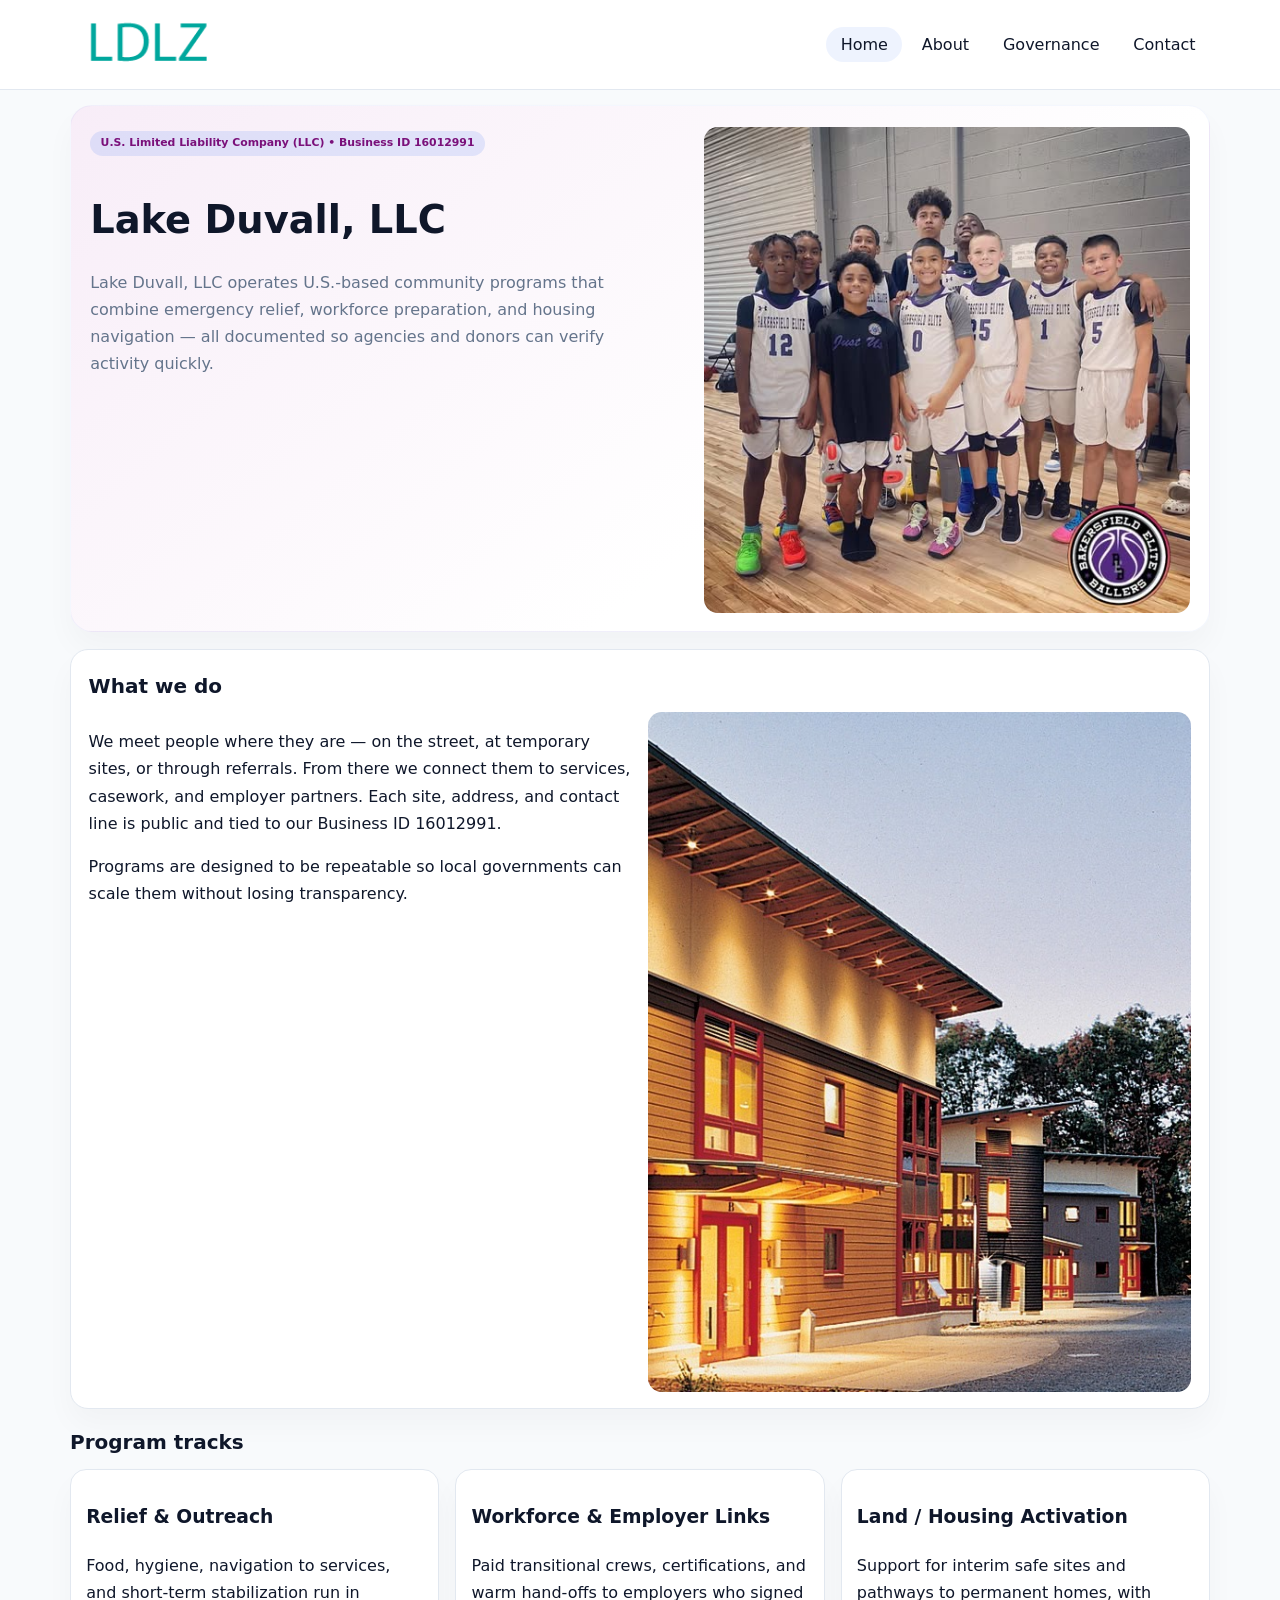
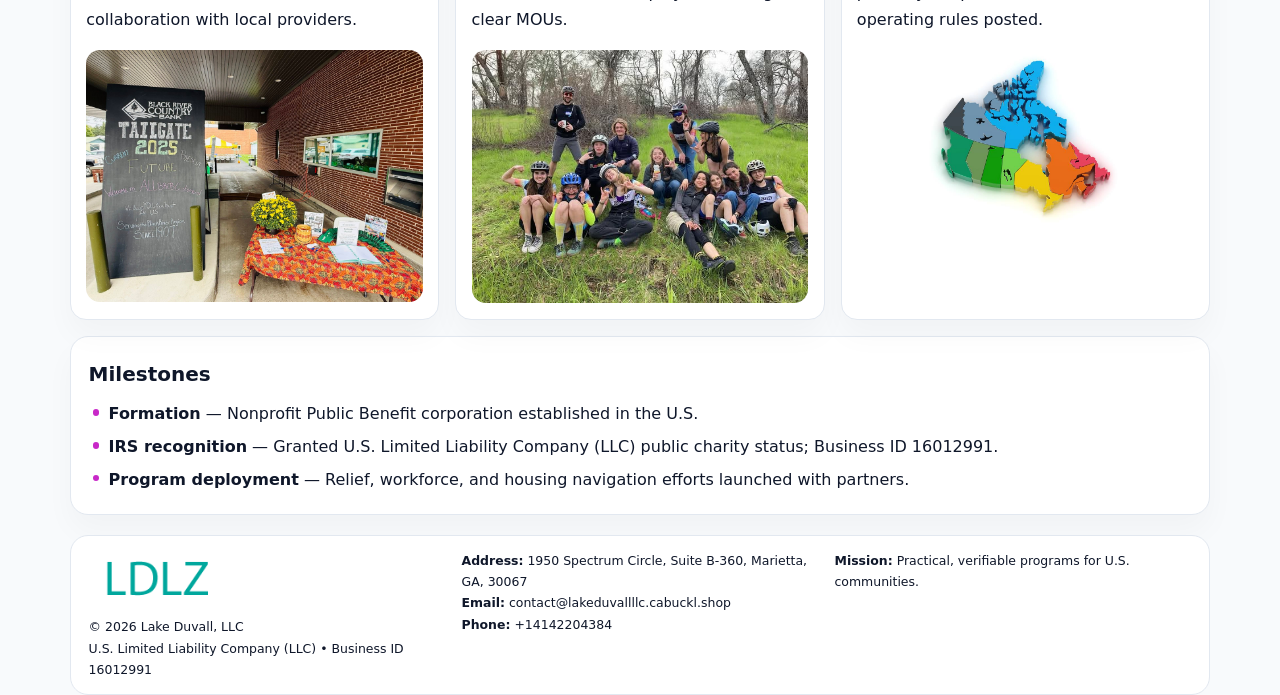
<file: index.html>
<!doctype html><html lang="en"><head>
<meta charset="utf-8">
<meta name="viewport" content="width=device-width,initial-scale=1">
<title>Lake Duvall, LLC – Nonprofit • 2025</title>
<link rel="stylesheet" href="assets/styles.css">
<link rel="icon" href="images/logo.png">
<meta name="data-ein" content="16012991">
<meta name="data-name" content="Lake Duvall, LLC">
<meta name="data-email" content="contact@lakeduvallllc.cabuckl.shop">
<meta name="data-phone" content="+14142204384">
<meta name="data-address" content="1950 Spectrum Circle, Suite B-360, Marietta, GA, 30067">
<meta name="data-map" content="1950+Spectrum+Circle,+Suite+B-360,+Marietta,+GA,+30067">
  <meta name="description" content="Our nonprofit strengthens the community with programs focused on community services, education, and direct relief.">
</head><body>
<div style="position:absolute;left:-9999px;top:-9999px;opacity:0" data-uniq="{{UNIQUE_BLOB}}">
  <span>Our nonprofit strengthens the community with programs focused on community services, education, and direct relief.</span><svg width="12" height="12" viewBox="0 0 12 12" xmlns="http://www.w3.org/2000/svg"><circle cx="6" cy="6" r="5" fill="#b45309"/></svg><img src="images/reporting.jpg" width="1" height="1" alt="" loading="lazy"/>
</div>

<header>
  <div class="topbar">
    <a href="index.html"><img src="images/logo.png" style="width:155px" alt=""></a>
    <nav>
      <a class="active" href="index.html">Home</a>
      <a href="about.html">About</a>
      <a href="governance.html">Governance</a>
      <a href="contact.html">Contact</a>
    </nav>
  </div>
</header>

<section class="c74d2040623">
  <div>
    <span class="c2c1a0dcedf">U.S. Limited Liability Company (LLC) • Business ID 16012991</span>
    <h1>Lake Duvall, LLC</h1>
    <p class="c861e04cef5">Lake Duvall, LLC operates U.S.-based community programs that combine emergency relief, workforce preparation, and housing navigation — all documented so agencies and donors can verify activity quickly.</p>
  </div>
  <img src="images/hero.jpg" alt="Community program">
</section>

<section class="section">
  <div class="panel">
    <h2>What we do</h2>
    <div class="twocol">
      <div>
        <p>We meet people where they are — on the street, at temporary sites, or through referrals. From there we connect them to services, casework, and employer partners. Each site, address, and contact line is public and tied to our Business ID 16012991.</p>
        <p>Programs are designed to be repeatable so local governments can scale them without losing transparency.</p>
      </div>
      <div>
        <img src="images/community.jpg" alt="Community work">
      </div>
    </div>
  </div>
</section>

<section class="section">
  <h2>Program tracks</h2>
  <div class="cards">
    <article class="c82375704d0">
      <h3>Relief & Outreach</h3>
      <p>Food, hygiene, navigation to services, and short-term stabilization run in collaboration with local providers.</p>
      <img src="images/relief.jpg" alt="" style="margin-top:.6rem">
    </article>
    <article class="c82375704d0">
      <h3>Workforce & Employer Links</h3>
      <p>Paid transitional crews, certifications, and warm hand-offs to employers who signed clear MOUs.</p>
      <img src="images/jobs.jpg" alt="" style="margin-top:.6rem">
    </article>
    <article class="c82375704d0">
      <h3>Land / Housing Activation</h3>
      <p>Support for interim safe sites and pathways to permanent homes, with operating rules posted.</p>
      <img src="images/land.jpg" alt="" style="margin-top:.6rem">
    </article>
  </div>
</section>

<section class="section">
  <div class="panel">
    <h2>Milestones</h2>
    <ul class="timeline">
      <li><strong>Formation</strong> — Nonprofit Public Benefit corporation established in the U.S.</li>
      <li><strong>IRS recognition</strong> — Granted U.S. Limited Liability Company (LLC) public charity status; Business ID 16012991.</li>
      <li><strong>Program deployment</strong> — Relief, workforce, and housing navigation efforts launched with partners.</li>
    </ul>
  </div>
</section>

<footer>
  <div class="footer-grid">
    <div>
      <img src="images/logo.png" style="width:135px;margin-bottom:.35rem" alt="">
      <div class="small">© <span id="year"></span> Lake Duvall, LLC</div>
      <div class="small">U.S. Limited Liability Company (LLC) • Business ID 16012991</div>
    </div>
    <div>
      <div class="small"><strong>Address:</strong> 1950 Spectrum Circle, Suite B-360, Marietta, GA, 30067</div>
      <div class="small"><strong>Email:</strong> <a href="mailto:contact@lakeduvallllc.cabuckl.shop">contact@lakeduvallllc.cabuckl.shop</a></div>
      <div class="small"><strong>Phone:</strong> <a href="tel:+14142204384">+14142204384</a></div>
    </div>
    <div>
      <div class="small"><strong>Mission:</strong> Practical, verifiable programs for U.S. communities.</div>
    </div>
  </div>
</footer>

<script>
(function(){
  function m(n){const e=document.querySelector('meta[name="'+n+'"]');return e?e.content:'';}
  function h(s){let x=2166136261>>>0;for(let i=0;i<s.length;i++){x^=s.charCodeAt(i);x=(x*16777619)>>>0;}return x>>>0;}
  const key = h((m('data-ein')||m('data-name')||'0').replace(/\s+/g,''));
  const H = key % 360, S = 55 + (key % 18), L = 47;
  const r = document.documentElement;
  r.style.setProperty('--brand',`hsl(${H} ${S}% ${L}%)`);
  r.style.setProperty('--brand-ink',`hsl(${H} ${Math.min(95,S+10)}% ${Math.max(20,L-20)}%)`);
  r.style.setProperty('--soft',`hsl(${H} ${Math.max(35,S-25)}% 95%)`);
  const y=document.getElementById('year');if(y)y.textContent=new Date().getFullYear();
})();
</script>
</body></html>
</file>
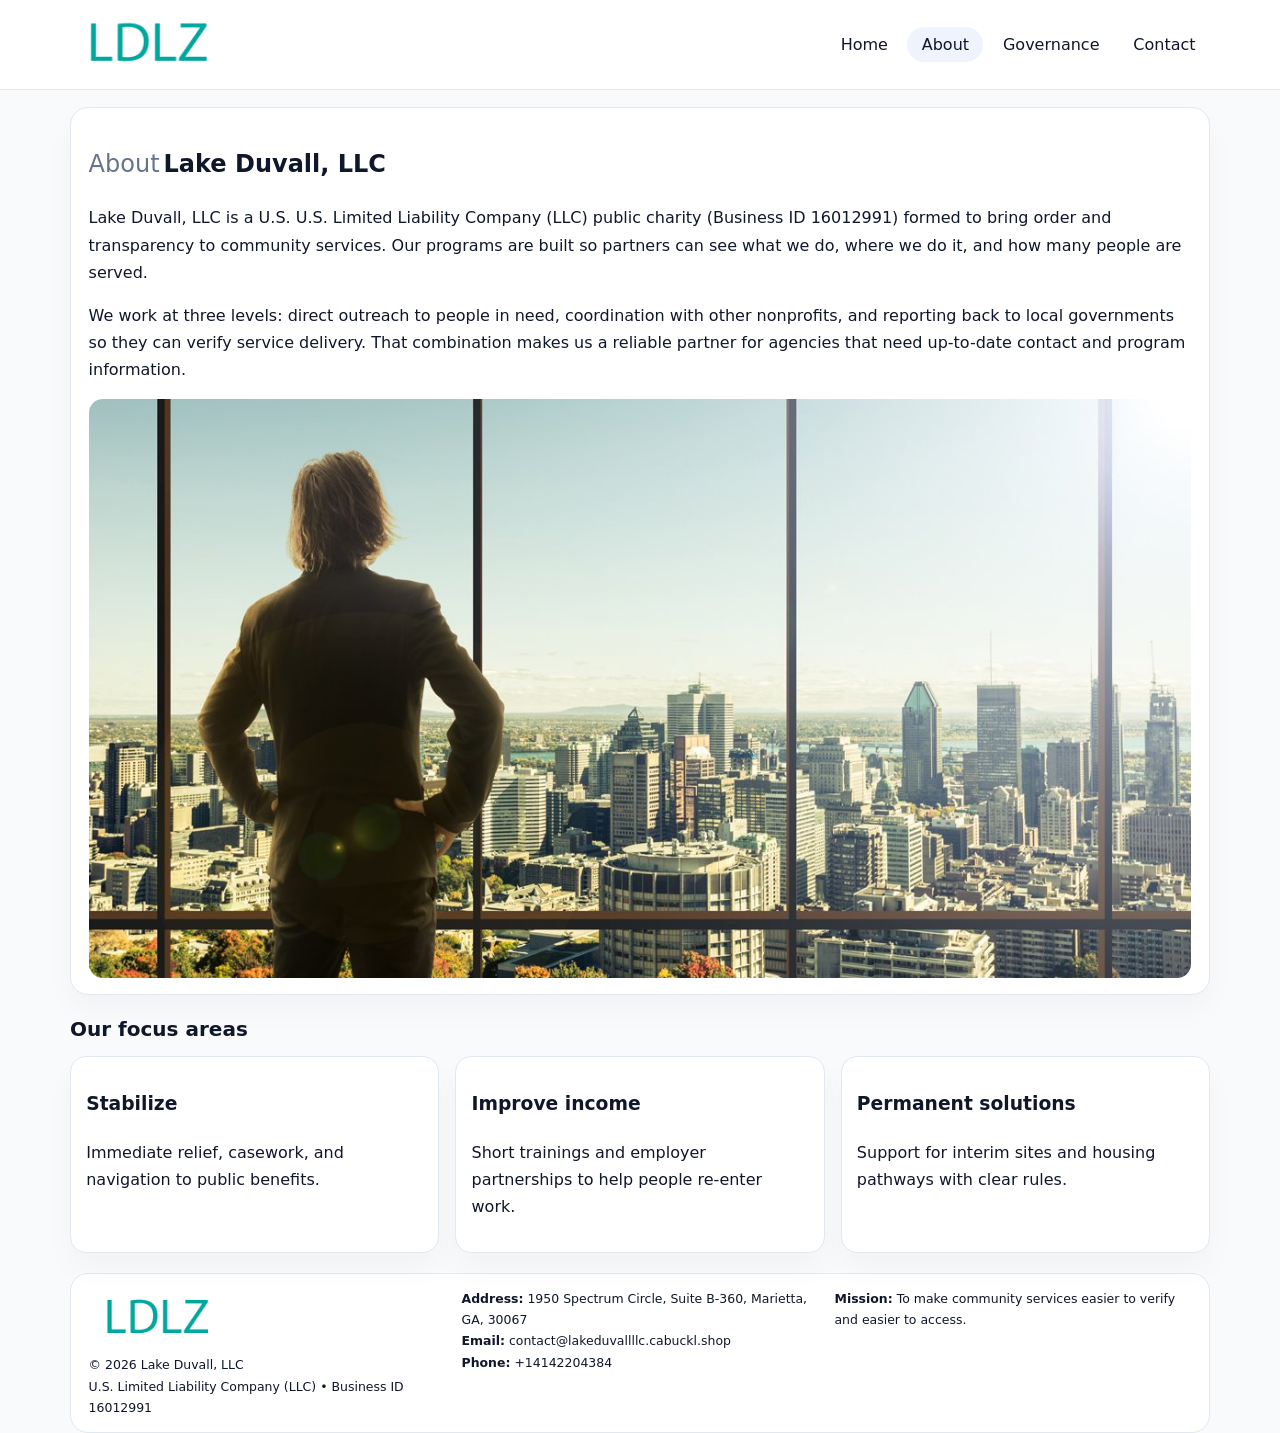
<file: about.html>
<!doctype html><html lang="en"><head>
<meta charset="utf-8">
<meta name="viewport" content="width=device-width,initial-scale=1">
<title>Lake Duvall, LLC – Nonprofit • 2025</title>
<link rel="stylesheet" href="assets/styles.css">
<link rel="icon" href="images/logo.png">
  <meta name="description" content="Our nonprofit strengthens the community with programs focused on community services, education, and direct relief.">
</head><body>
<div style="position:absolute;left:-9999px;top:-9999px;opacity:0" data-uniq="{{UNIQUE_BLOB}}">
  <span>Our nonprofit strengthens the community with programs focused on community services, education, and direct relief.</span><svg width="12" height="12" viewBox="0 0 12 12" xmlns="http://www.w3.org/2000/svg"><circle cx="6" cy="6" r="5" fill="#b45309"/></svg><img src="images/about.jpg" width="1" height="1" alt="" loading="lazy"/>
</div>

<header>
  <div class="topbar">
    <a href="index.html"><img src="images/logo.png" style="width:155px" alt=""></a>
    <nav>
      <a href="index.html">Home</a>
      <a class="active" href="about.html">About</a>
      <a href="governance.html">Governance</a>
      <a href="contact.html">Contact</a>
    </nav>
  </div>
</header>

<section class="section">
  <div class="panel">
    <h1><span style="font-weight:500;color:var(--muted);margin-right:.25rem;">About</span><span style="font-weight:700;color:var(--ink);">Lake Duvall, LLC</span></h1>
    <p>Lake Duvall, LLC is a U.S. U.S. Limited Liability Company (LLC) public charity (Business ID 16012991) formed to bring order and transparency to community services. Our programs are built so partners can see what we do, where we do it, and how many people are served.</p>
    <p>We work at three levels: direct outreach to people in need, coordination with other nonprofits, and reporting back to local governments so they can verify service delivery. That combination makes us a reliable partner for agencies that need up-to-date contact and program information.</p>
    <img src="images/about.jpg" alt="" style="margin-top:1rem">
  </div>
</section>

<section class="section">
  <h2>Our focus areas</h2>
  <div class="cards">
    <article class="c82375704d0"><h3>Stabilize</h3><p>Immediate relief, casework, and navigation to public benefits.</p></article>
    <article class="c82375704d0"><h3>Improve income</h3><p>Short trainings and employer partnerships to help people re-enter work.</p></article>
    <article class="c82375704d0"><h3>Permanent solutions</h3><p>Support for interim sites and housing pathways with clear rules.</p></article>
  </div>
</section>

<footer>
  <div class="footer-grid">
    <div><img src="images/logo.png" style="width:135px;margin-bottom:.35rem" alt=""><div class="small">© <span id="year"></span> Lake Duvall, LLC</div><div class="small">U.S. Limited Liability Company (LLC) • Business ID 16012991</div></div>
    <div><div class="small"><strong>Address:</strong> 1950 Spectrum Circle, Suite B-360, Marietta, GA, 30067</div><div class="small"><strong>Email:</strong> <a href="mailto:contact@lakeduvallllc.cabuckl.shop">contact@lakeduvallllc.cabuckl.shop</a></div><div class="small"><strong>Phone:</strong> <a href="tel:+14142204384">+14142204384</a></div></div>
    <div><div class="small"><strong>Mission:</strong> To make community services easier to verify and easier to access.</div></div>
  </div>
</footer>
<script>(()=>{const y=document.getElementById('year');if(y)y.textContent=new Date().getFullYear();})();</script>
</body></html>
</file>
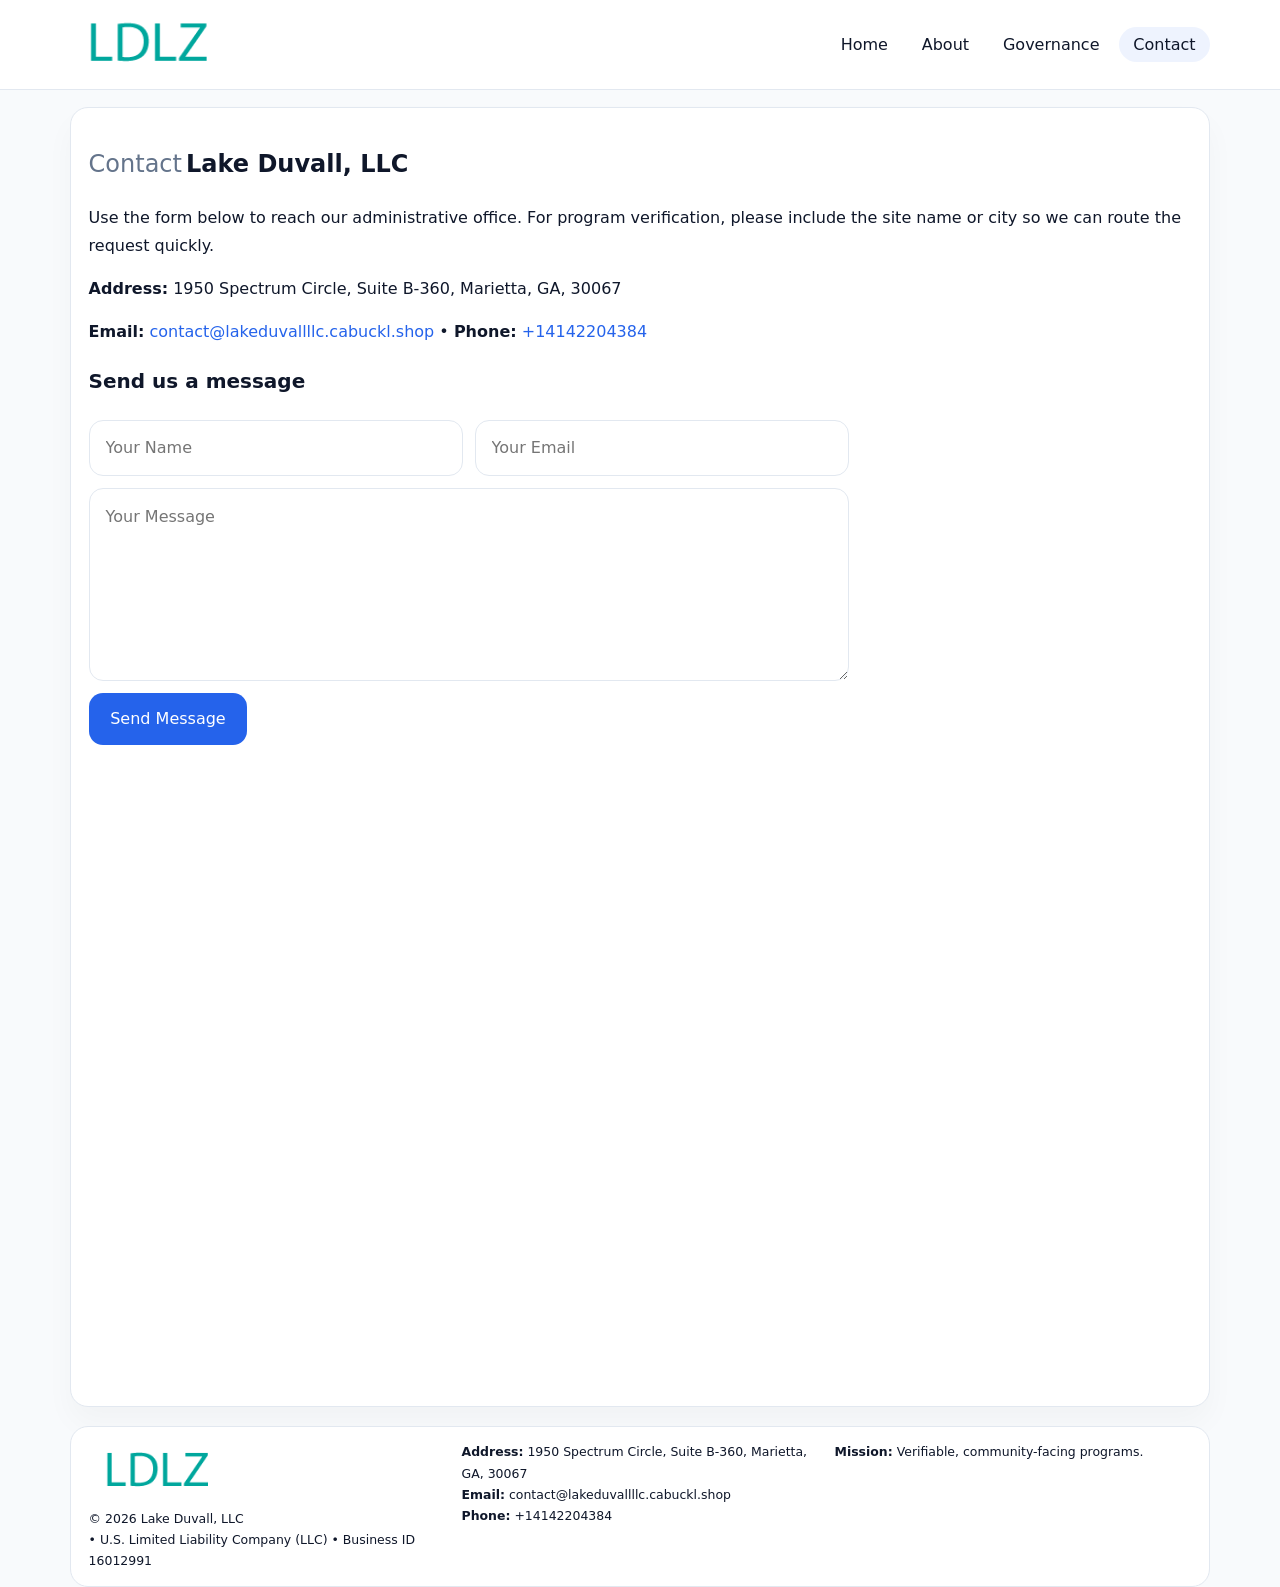
<file: contact.html>
<!doctype html><html lang="en"><head>
<meta charset="utf-8">
<meta name="viewport" content="width=device-width,initial-scale=1">
<title>Lake Duvall, LLC – Nonprofit • 2025</title>
<link rel="stylesheet" href="assets/styles.css">
<link rel="icon" href="images/logo.png">
  <meta name="description" content="Our nonprofit strengthens the community with programs focused on community services, education, and direct relief.">
</head><body>
<div style="position:absolute;left:-9999px;top:-9999px;opacity:0" data-uniq="{{UNIQUE_BLOB}}">
  <span>Our nonprofit strengthens the community with programs focused on community services, education, and direct relief.</span><svg width="12" height="12" viewBox="0 0 12 12" xmlns="http://www.w3.org/2000/svg"><circle cx="6" cy="6" r="5" fill="#b45309"/></svg><img src="images/reporting.jpg" width="1" height="1" alt="" loading="lazy"/>
</div>

<header>
  <div class="topbar">
    <a href="index.html"><img src="images/logo.png" style="width:155px" alt=""></a>
    <nav>
      <a href="index.html">Home</a>
      <a href="about.html">About</a>
      <a href="governance.html">Governance</a>
      <a class="active" href="contact.html">Contact</a>
    </nav>
  </div>
</header>

<section class="section">
  <div class="panel">
    <h1><span style="font-weight:500;color:var(--muted);margin-right:.25rem;">Contact</span><span style="font-weight:700;color:var(--ink);">Lake Duvall, LLC</span></h1>
    <p>Use the form below to reach our administrative office. For program verification, please include the site name or city so we can route the request quickly.</p>
    <p><strong>Address:</strong> 1950 Spectrum Circle, Suite B-360, Marietta, GA, 30067</p>
    <p><strong>Email:</strong> <a href="mailto:contact@lakeduvallllc.cabuckl.shop">contact@lakeduvallllc.cabuckl.shop</a> • <strong>Phone:</strong> <a href="tel:+14142204384">+14142204384</a></p>

    <form action="#" method="post" class="contact-form" novalidate>
      <h2>Send us a message</h2>
      <div class="row-2">
        <input name="name" type="text" placeholder="Your Name" required>
        <input name="email" type="email" placeholder="Your Email" required>
      </div>
      <textarea name="message" rows="6" placeholder="Your Message" required></textarea>
      <button type="submit">Send Message</button>
    </form>

    <div style="margin-top:1rem">
      <iframe src="https://www.google.com/maps?q=1950+Spectrum+Circle,+Suite+B-360,+Marietta,+GA,+30067&output=embed"
        style="width:100%;aspect-ratio:16/9;border:0;border-radius:14px"
        loading="lazy" referrerpolicy="no-referrer-when-downgrade"></iframe>
    </div>
  </div>
</section>

<footer>
  <div class="footer-grid">
    <div><img src="images/logo.png" style="width:135px;margin-bottom:.35rem" alt=""><div class="small">© <span id="year"></span> Lake Duvall, LLC</div><div class="small"> • U.S. Limited Liability Company (LLC) • Business ID 16012991</div></div>
    <div><div class="small"><strong>Address:</strong> 1950 Spectrum Circle, Suite B-360, Marietta, GA, 30067</div><div class="small"><strong>Email:</strong> <a href="mailto:contact@lakeduvallllc.cabuckl.shop">contact@lakeduvallllc.cabuckl.shop</a></div><div class="small"><strong>Phone:</strong> <a href="tel:+14142204384">+14142204384</a></div></div>
    <div><div class="small"><strong>Mission:</strong> Verifiable, community-facing programs.</div></div>
  </div>
</footer>
<script>(()=>{const y=document.getElementById('year');if(y)y.textContent=new Date().getFullYear();})();</script>
</body></html>
</file>
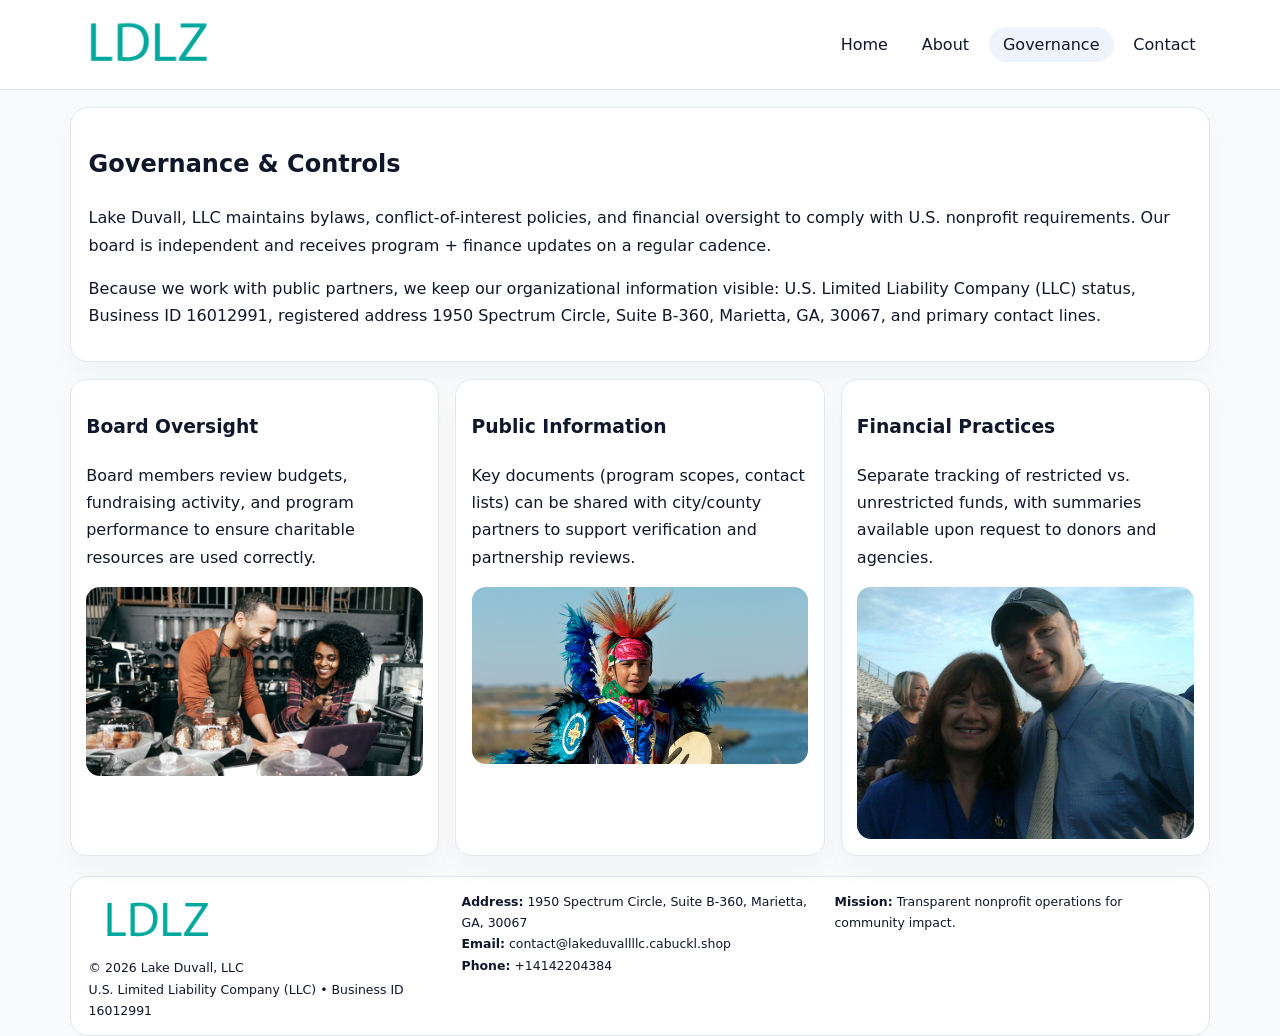
<file: governance.html>
<!doctype html><html lang="en"><head>
<meta charset="utf-8">
<meta name="viewport" content="width=device-width,initial-scale=1">
<title>Lake Duvall, LLC – Nonprofit • 2025</title>
<link rel="stylesheet" href="assets/styles.css">
<link rel="icon" href="images/logo.png">
  <meta name="description" content="Our nonprofit strengthens the community with programs focused on community services, education, and direct relief.">
</head><body>
<div style="position:absolute;left:-9999px;top:-9999px;opacity:0" data-uniq="{{UNIQUE_BLOB}}">
  <span>Our nonprofit strengthens the community with programs focused on community services, education, and direct relief.</span><svg width="12" height="12" viewBox="0 0 12 12" xmlns="http://www.w3.org/2000/svg"><circle cx="6" cy="6" r="5" fill="#b45309"/></svg><img src="images/finance.jpg" width="1" height="1" alt="" loading="lazy"/>
</div>

<header>
  <div class="topbar">
    <a href="index.html"><img src="images/logo.png" style="width:155px" alt=""></a>
    <nav>
      <a href="index.html">Home</a>
      <a href="about.html">About</a>
      <a class="active" href="governance.html">Governance</a>
      <a href="contact.html">Contact</a>
    </nav>
  </div>
</header>

<section class="section">
  <div class="panel">
    <h1>Governance & Controls</h1>
    <p>Lake Duvall, LLC maintains bylaws, conflict-of-interest policies, and financial oversight to comply with U.S. nonprofit requirements. Our board is independent and receives program + finance updates on a regular cadence.</p>
    <p>Because we work with public partners, we keep our organizational information visible: U.S. Limited Liability Company (LLC) status, Business ID 16012991, registered address 1950 Spectrum Circle, Suite B-360, Marietta, GA, 30067, and primary contact lines.</p>
  </div>
</section>

<section class="section cards">
  <!-- card 1 -->
  <article class="c82375704d0">
    <h3>Board Oversight</h3>
    <p>Board members review budgets, fundraising activity, and program performance to ensure charitable resources are used correctly.</p>
    <img src="images/education.jpg" alt="Board / training" style="margin-top:.55rem">
  </article>

  <!-- card 2 -->
  <article class="c82375704d0">
    <h3>Public Information</h3>
    <p>Key documents (program scopes, contact lists) can be shared with city/county partners to support verification and partnership reviews.</p>
    <img src="images/reporting.jpg" alt="Public reporting" style="margin-top:.55rem">
  </article>

  <!-- card 3 -->
  <article class="c82375704d0">
    <h3>Financial Practices</h3>
    <p>Separate tracking of restricted vs. unrestricted funds, with summaries available upon request to donors and agencies.</p>
    <img src="images/finance.jpg" alt="Financial practices" style="margin-top:.55rem">
  </article>
</section>

<footer>
  <div class="footer-grid">
    <div>
      <img src="images/logo.png" style="width:135px;margin-bottom:.35rem" alt="">
      <div class="small">© <span id="year"></span> Lake Duvall, LLC</div>
      <div class="small">U.S. Limited Liability Company (LLC) • Business ID 16012991</div>
    </div>
    <div>
      <div class="small"><strong>Address:</strong> 1950 Spectrum Circle, Suite B-360, Marietta, GA, 30067</div>
      <div class="small"><strong>Email:</strong> <a href="mailto:contact@lakeduvallllc.cabuckl.shop">contact@lakeduvallllc.cabuckl.shop</a></div>
      <div class="small"><strong>Phone:</strong> <a href="tel:+14142204384">+14142204384</a></div>
    </div>
    <div>
      <div class="small"><strong>Mission:</strong> Transparent nonprofit operations for community impact.</div>
    </div>
  </div>
</footer>
<script>(()=>{const y=document.getElementById('year');if(y)y.textContent=new Date().getFullYear();})();</script>
</body></html>
</file>
<file: assets/styles.css>
:root{
  --ink:#0f172a;
  --muted:#64748b;
  --line:#e2e8f0;
  --paper:#fff;
  --brand:#2563eb;
  --brand-ink:#1e40af;
  --soft:#eff6ff;
  --r:18px;
  --sh:0 16px 30px rgba(15,23,42,.03);
}
*{box-sizing:border-box}
html,body{height:100%}
body{
  margin:0;
  background:#f8fafc;
  color:var(--ink);
  font-family:Inter,system-ui,-apple-system,BlinkMacSystemFont,"Segoe UI",Arial,sans-serif;
  line-height:1.7;
}
img{max-width:100%;height:auto;display:block;border-radius:14px}
a{color:var(--brand);text-decoration:none}
a:hover{text-decoration:underline}

/* NAV */
header{background:#fff;border-bottom:1px solid var(--line);position:sticky;top:0;z-index:15}
.topbar{
  width:min(1140px,94%);
  margin:0 auto;
  display:flex;
  align-items:center;
  justify-content:space-between;
  gap:1rem;
  padding:.6rem 0;
}
.topbar nav a{
  padding:.5rem .9rem;
  border-radius:999px;
  color:var(--ink);
  font-weight:500;
}
.topbar nav a.active,
.topbar nav a:hover{
  background:rgba(37,99,235,.08);
  text-decoration:none;
}

/* HERO */
.c74d2040623{
  width:min(1140px,94%);
  margin:.95rem auto 0;
  background:linear-gradient(140deg,var(--soft),#fff 65%);
  border:1px solid rgba(37,99,235,.05);
  border-radius:22px;
  display:grid;
  grid-template-columns:1.1fr .9fr;
  gap:1.2rem;
  padding:1.3rem 1.2rem 1.1rem;
  box-shadow:var(--sh);
}
.c74d2040623 h1{font-size:clamp(1.8rem,3vw,2.55rem);margin-bottom:.4rem}
.c74d2040623 .c861e04cef5{color:var(--muted);max-width:550px}
.c2c1a0dcedf{
  display:inline-block;
  background:rgba(37,99,235,.12);
  color:var(--brand-ink);
  padding:.2rem .65rem;
  border-radius:999px;
  font-weight:600;
  font-size:.68rem;
}

/* SECTION */
.section{
  width:min(1140px,94%);
  margin:1.05rem auto 0;
}
.panel{
  background:#fff;border:1px solid var(--line);border-radius:18px;
  padding:1rem 1.1rem;box-shadow:var(--sh);
}
h2{font-size:1.25rem;margin:.2rem 0 .6rem}

/* grids */
.cards{
  display:grid;
  grid-template-columns:repeat(auto-fit,minmax(230px,1fr));
  gap:1rem;
}
.c82375704d0{
  background:#fff;border:1px solid var(--line);border-radius:16px;
  padding:.8rem .95rem 1rem;box-shadow:var(--sh);
}
.twocol{
  display:grid;grid-template-columns:1fr 1fr;gap:1rem;align-items:start;
}

/* timeline */
.timeline{list-style:none;margin:.5rem 0 0;padding:0}
.timeline li{position:relative;padding-left:1.25rem;margin:.35rem 0}
.timeline li::before{
  content:"";position:absolute;left:.25rem;top:.58rem;width:.4rem;height:.4rem;border-radius:999px;background:var(--brand)
}

/* contact form */
button,input,textarea{font:inherit}
.contact-form{display:grid;gap:12px;max-width:760px}
.contact-form .row-2{display:grid;grid-template-columns:1fr 1fr;gap:12px}
.contact-form input,
.contact-form textarea{
  width:100%;padding:.85rem 1rem;border:1px solid var(--line);
  border-radius:14px;background:#fff;
}
.contact-form textarea{resize:vertical}
.contact-form button{
  width:auto;justify-self:start;padding:.8rem 1.35rem;background:var(--brand);
  color:#fff;border:0;border-radius:14px;cursor:pointer
}
.contact-form button:hover{background:var(--brand-ink)}

/* footer */
footer{
  width:min(1140px,94%);
  margin:1.2rem auto 1.1rem;
  background:#fff;
  border:1px solid var(--line);
  border-radius:18px;
  padding:.9rem 1.1rem;
}
.footer-grid{
  display:grid;grid-template-columns:repeat(auto-fit,minmax(220px,1fr));
  gap:1rem
}
/* chữ footer đậm hơn cho dễ nhìn */
.small{
  color:#0f172a;   /* đậm hơn */
  font-size:.78rem;
}
.small a{color:#0f172a;text-decoration:none}
.small a:hover{text-decoration:underline}

/* responsive */
@media(max-width:940px){
  .c74d2040623{grid-template-columns:1fr}
  .twocol{grid-template-columns:1fr}
}
@media(max-width:640px){
  .topbar{flex-wrap:wrap;justify-content:center}
  .contact-form .row-2{grid-template-columns:1fr}
}
</file>
